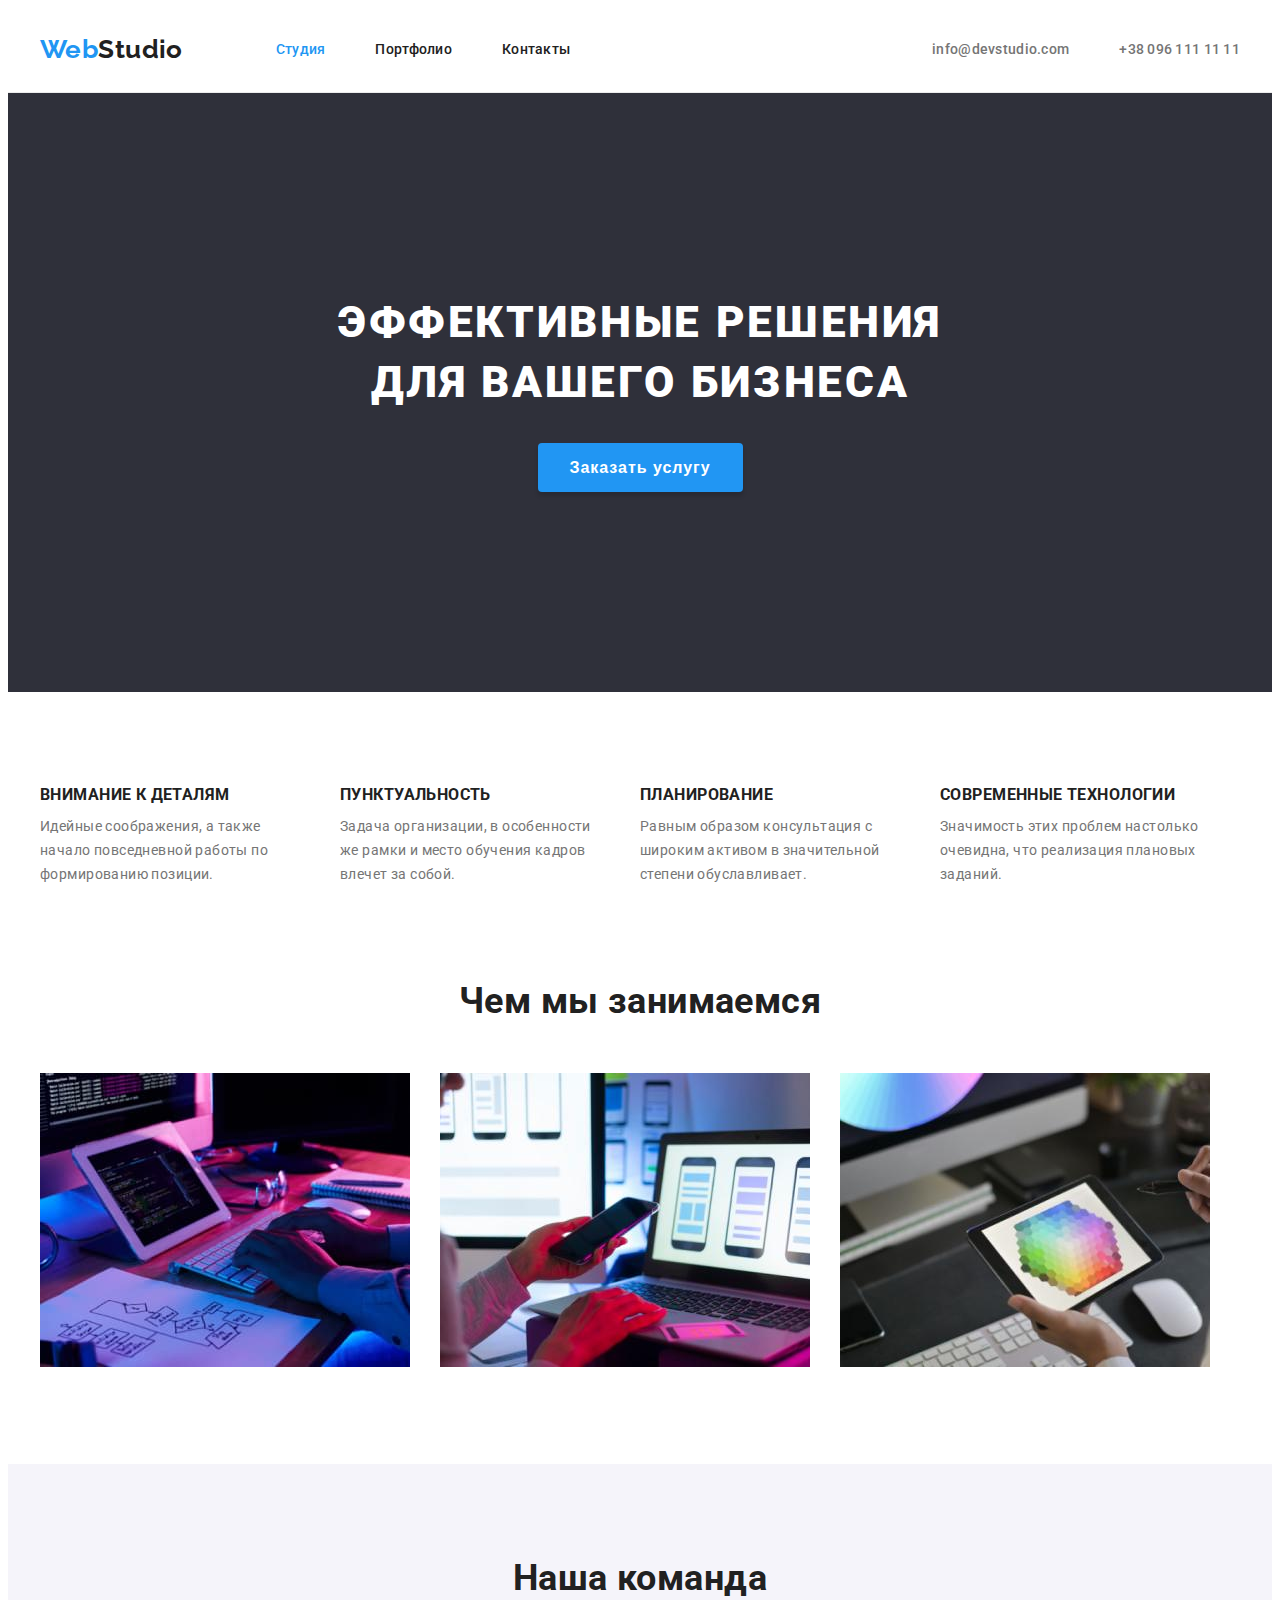
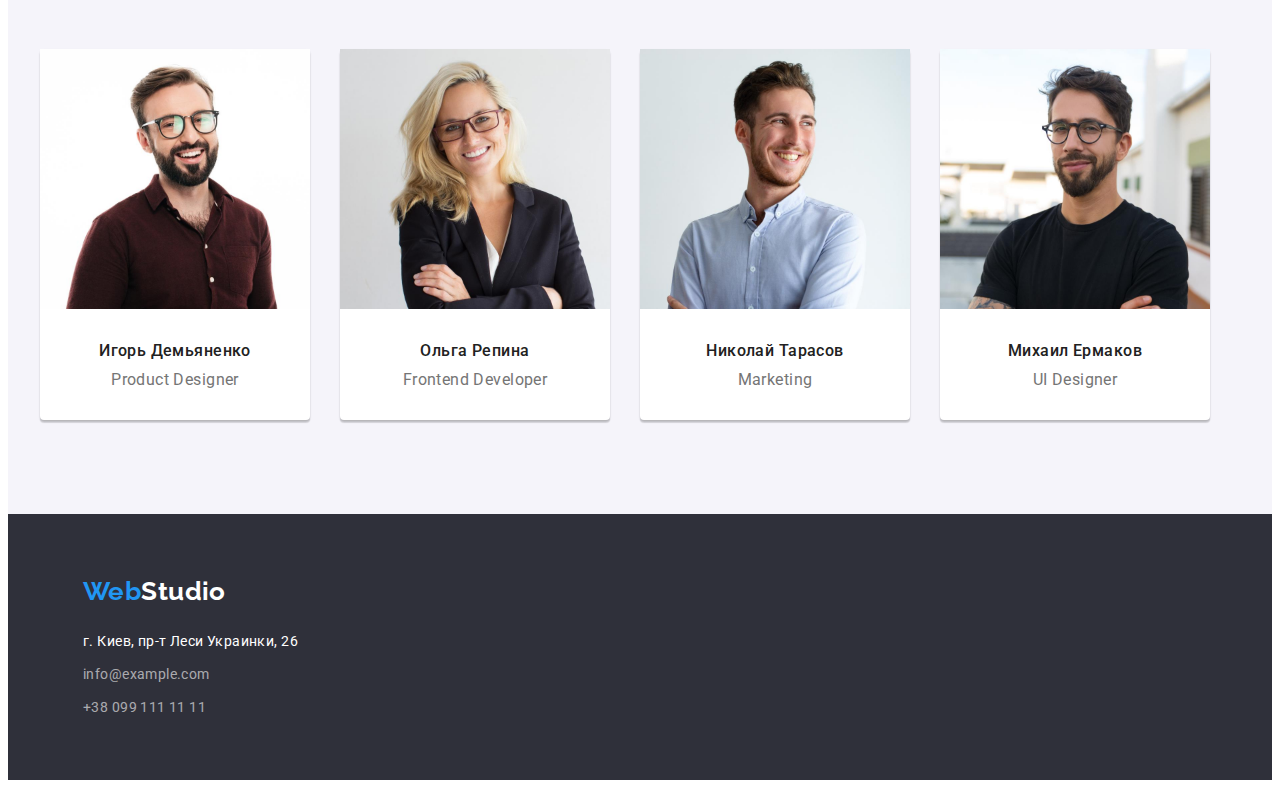
<file: index.html>
<!DOCTYPE html>
<html lang="ru">
<head>
    <meta charset="UTF-8">
    <meta http-equiv="X-UA-Compatible" content="IE=edge">
    <meta name="viewport" content="width=device-width, initial-scale=1.0">
    <link rel="preconnect" href="https://fonts.googleapis.com">
    <link rel="preconnect" href="https://fonts.gstatic.com" crossorigin>
    <link href="https://fonts.googleapis.com/css2?family=Raleway:wght@700&family=Roboto:wght@400;500;700;900&display=swap" rel="stylesheet">

    <title>WebStudio</title>
    
    <link rel="stylesheet" href="https://cdnjs.cloudflare.com/ajax/libs/modern-normalize/1.0.0/modern-normalize.min.css"
        integrity="sha512-ISS7cAi1PEhQ8jnbJpJZMd29NlhNj4AWYyLOSp2CE/CsHxTCu+r+t0D2yoJudVrd0/8fTVPUVDzY5Tvli75u/g=="
        crossorigin="anonymous" />
    <link rel="stylesheet" href="./css/style.css">    
</head>
<body>
    <header class="header">
        <!--Section navigation-->
        <div class="container-header container">
            <a class="logo" 
            href="./index.html">Web<span class="dark-team">Studio</span></a>
            <nav class="navigation">
                <ul class="navigation-list">
                    <li class="navigation-item">
                        <a  class="navigation-link-studio"
                            href="./index.html">Студия</a>
                    </li>
                    <li class="navigation-item">
                        <a  class="navigation-link"
                            href="./portfolio.html">Портфолио</a>
                    </li>
                    <li class="navigation-item">
                        <a  class="navigation-link" 
                            href="Контакты">Контакты</a>
                    </li>
                </ul>
            </nav>
            <ul class="contacts-list">
                <li class="contact-item">
                    <a  class="contact-link" 
                        href="mailto:info@devstudio.com">info@devstudio.com</a>
                </li>
                <li class="contact-item">
                    <a  class="contact-link" 
                        href="tel:+380961111111">+38 096 111 11 11</a>
                </li>
            </ul>
        </div>
    </header> 
    <main> 
        <!--Section hero-->
        <section class="section-hero">
            <div class="container heading">
                <h1 class="heading-hero">
                    ЭФФЕКТИВНЫЕ РЕШЕНИЯ
                    ДЛЯ ВАШЕГО БИЗНЕСА</h1>
                <button class="button-hero" type="button">Заказать услугу</button>
            </div>
        </section>
        <!--Section peculiarities-->
        <section class="section">
            <div class="container peculiarities">
                <h2 class="visually-hidden">Заголовок</h2>
                <ul class="peculiarities-list">
                    <li class="peculiarities-item">
                        <h3 class="peculiarities-title">внимание к деталям</h3>
                        <p class="peculiarities-text">Идейные соображения, а также начало повседневной работы по формированию позиции.</p>
                    </li>
                    <li class="peculiarities-item">
                        <h3 class="peculiarities-title">пунктуальность</h3>
                        <p class="peculiarities-text">
                        Задача организации, в особенности же рамки и место обучения кадров влечет за собой.
                        </p>
                    </li>
                    <li class="peculiarities-item">
                        <h3 class="peculiarities-title">планирование</h3>
                        <p class="peculiarities-text">
                        Равным образом консультация с широким активом в значительной степени обуславливает.
                        </p>
                    </li>
                    <li class="peculiarities-item">
                        <h3 class="peculiarities-title">современные технологии</h3>
                        <p class="peculiarities-text">
                        Значимость этих проблем настолько очевидна, что реализация плановых заданий.
                        </p>
                    </li>
                </ul>
            </div>
        </section>
        <!--Section our job-->
        <section class="section section-job">
            <div class="container job">
                <h2 class="job-heading">Чем мы занимаемся</h2>
                <ul class="job-list">
                    <li class="job-item">
                        <img src="./images/box.jpg" 
                            alt="human writing on keyboard"
                            width="370" 
                            height="300"></li>
                    <li class="job-item">
                        <img src="./images/box 2.jpg" 
                            alt="human looks at phone"
                            width="370" 
                            height="300"></li>
                    <li class="job-item">
                        <img src="./images/box 3.jpg"
                            alt="human looks into a tablet" 
                            width="370" 
                            height="300"></li>
                </ul>
            </div>
        </section>
        <!--Section our team-->
        <section class="section section-team">
            <div class="container team"> 
                <h2 class="team-heading">Наша команда</h2>
                <ul class="team-list">
                    <li class="team-item">
                        <img src="./images/Igor.jpg" 
                            alt="Igor" 
                            width="270" 
                            height="260">
                        <div class="tumba">
                        <h3 class="team-title">Игорь Демьяненко</h3>
                        <p class="team-text">Product Designer</p>
                        </div>
                    </li>
                    <li class="team-item">
                        <img src="./images/Olga.jpg" 
                            alt="Olga" width="270" 
                            height="260">
                        <div class="tumba">
                        <h3 class="team-title">Ольга Репина</h3>
                        <p class="team-text">Frontend Developer</p>
                        </div>
                    </li>
                    <li class="team-item">
                        <img src="./images/Nilokay.jpg" 
                            alt="Nikolay" 
                            width="270" 
                            height="260">
                        <div class="tumba">
                        <h3 class="team-title">Николай Тарасов</h3>
                        <p class="team-text">Marketing</p>
                        </div>
                    </li>
                    <li class="team-item">
                        <img src="./images/Mikhail.jpg" 
                            alt="Mikhail" 
                            width="270" 
                            height="260">
                        <div class="tumba">                        
                        <h3 class="team-title">Михаил Ермаков</h3>
                        <p class="team-text">UI Designer</p>
                        </div>
                    </li>
                </ul>
            </div>
        </section>
    </main>
    <footer class=>
        <!--Section contacts-->
        <section class="section-contacts">
            <div class="container footer">
                <a  class="logo-footer" 
                    href="./index.html">Web<span class="white-team">Studio</span></a>
                <address class="address">
                    <ul class="contacts-list-footer">
                        <li class="contact-item-footer">
                            <a  class="contact-item-adress"
                                href="https://goo.gl/maps/y6xnHyguMe7NYzZM8" 
                                target="_blank" rel="noopener nofollow noreferrer">
                                г. Киев, пр-т Леси Украинки, 26</a>
                        </li>
                        <li class="contact-item-footer">
                            <a  class="contact-link-footer"
                                href="mailto:infoclass=">info@example.com</a>
                        </li>
                        <li class="contact-item-footer">
                            <a  class="contact-link-footer"
                                href="tel:+380991111111">+38 099 111 11 11</a>
                        </li>
                    </ul>
                </address>
            </div>
        </section>
    </footer>
</body>
</html>
</file>
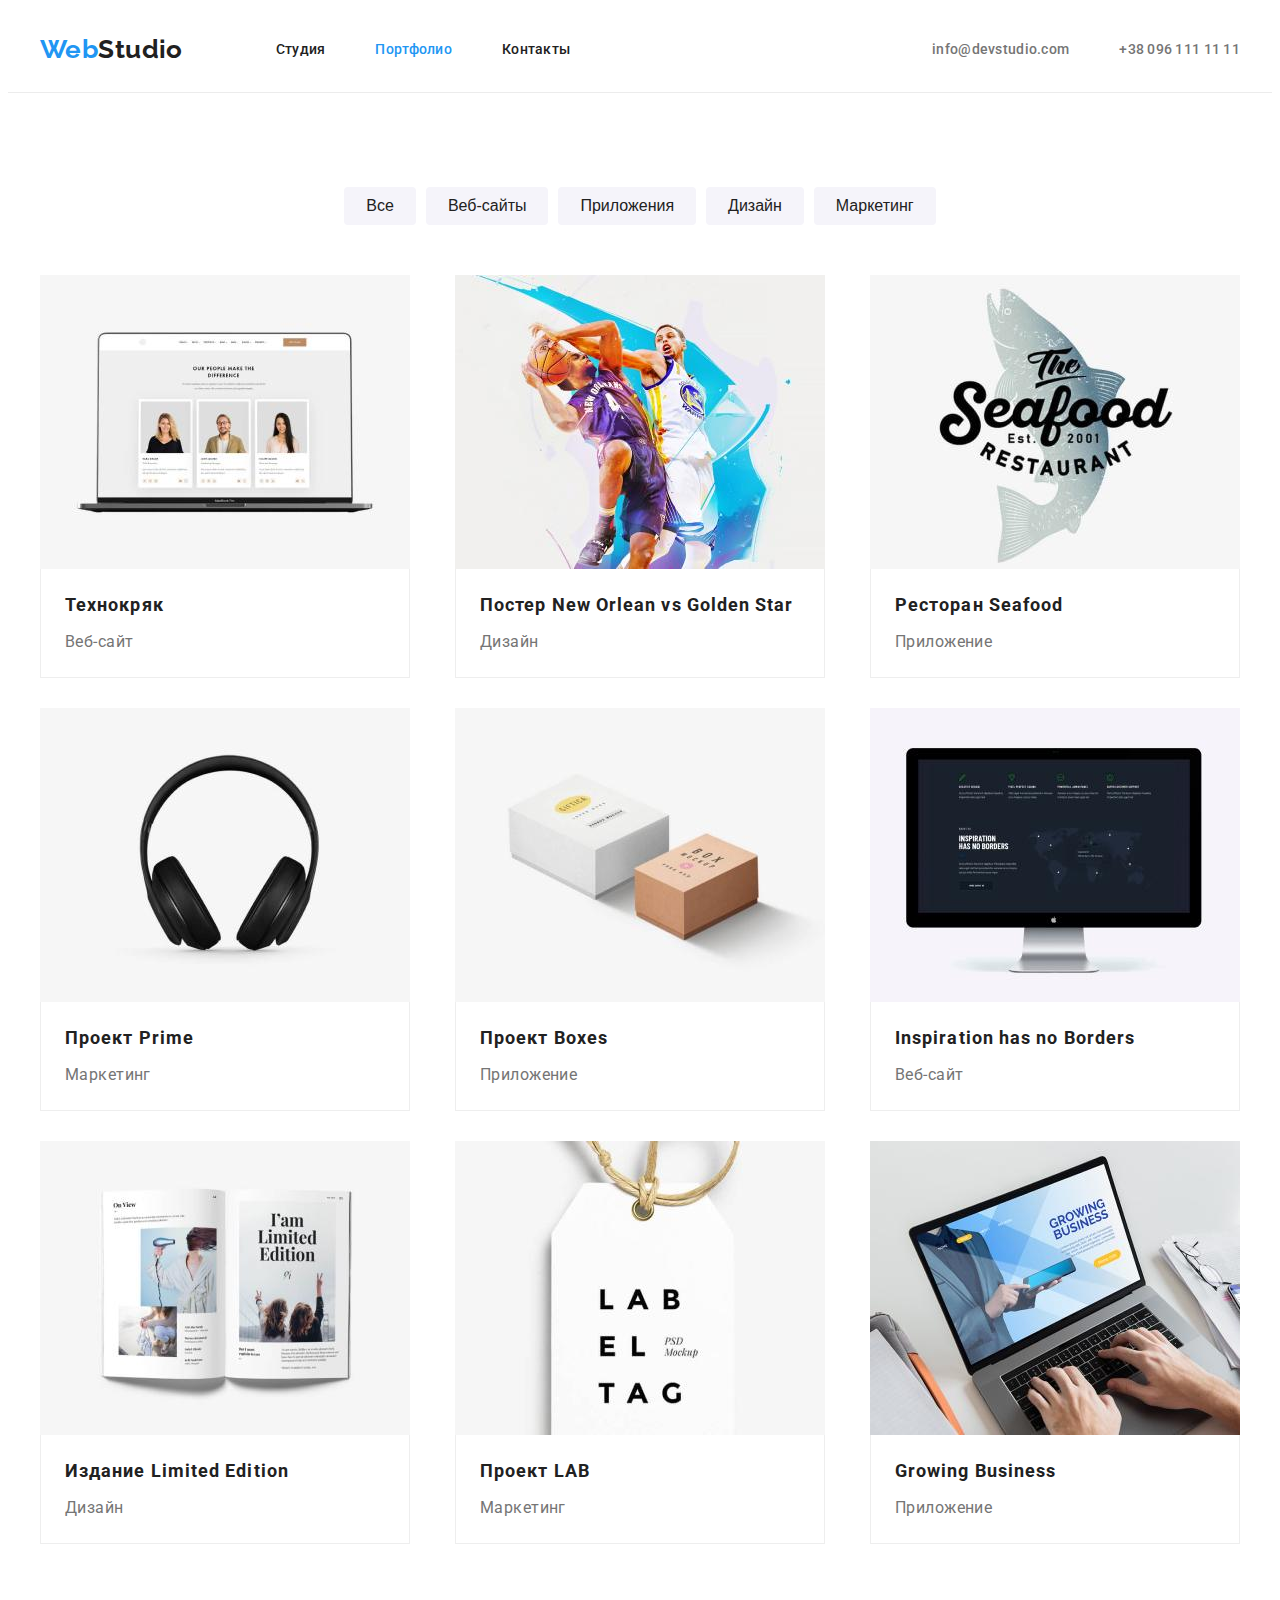
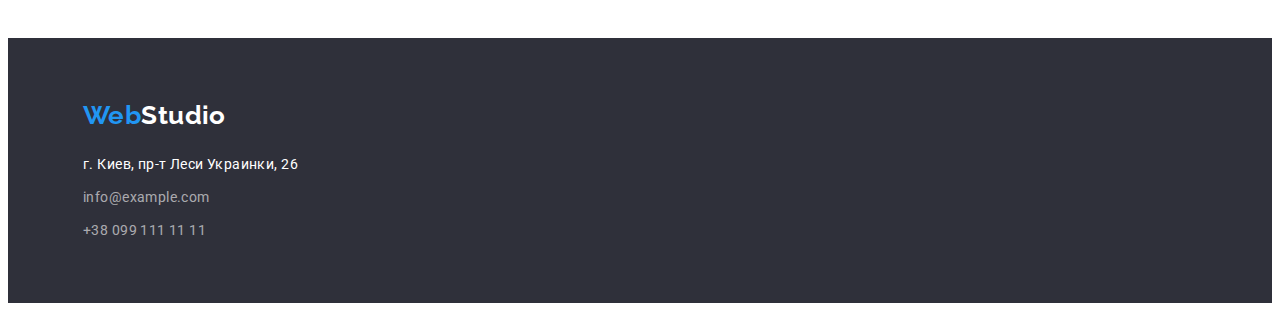
<file: portfolio.html>
<!DOCTYPE html>
<html lang="en">
<head>
    <meta charset="UTF-8">
    <meta http-equiv="X-UA-Compatible" content="IE=edge">
    <meta name="viewport" content="width=device-width, initial-scale=1.0">
    <link rel="preconnect" href="https://fonts.googleapis.com">
    <link rel="preconnect" href="https://fonts.gstatic.com" crossorigin>
    <link href="https://fonts.googleapis.com/css2?family=Raleway:wght@700&family=Roboto:wght@400;500;700;900&display=swap"
        rel="stylesheet">
    
    <title>Портфолио</title>

    <link rel="stylesheet" href="https://cdnjs.cloudflare.com/ajax/libs/modern-normalize/1.0.0/modern-normalize.min.css"
        integrity="sha512-ISS7cAi1PEhQ8jnbJpJZMd29NlhNj4AWYyLOSp2CE/CsHxTCu+r+t0D2yoJudVrd0/8fTVPUVDzY5Tvli75u/g=="
        crossorigin="anonymous" />
    <link rel="stylesheet" href="./css/style.css">
</head>
<body>
    <header class="header">

        <!--Section navigation-->
        <div class="container container-header">
            <a class="logo" href="./index.html">Web<span class="dark-team">Studio</span></a>
            <nav class="navigation">
                <ul class="navigation-list">
                    <li class="navigation-item">
                        <a class="navigation-link" href="./index.html">Студия</a>
                    </li>
                    <li class="navigation-item">
                        <a class="navigation-link-portfolio" href="./portfolio.html">Портфолио</a>
                    </li>
                    <li class="navigation-item">
                        <a class="navigation-link" href="Контакты">Контакты</a>
                    </li>
                </ul>
            </nav>
            <ul class="contacts-list">
                <li class="contact-item">
                    <a class="contact-link" href="mailto:info@devstudio.com">info@devstudio.com</a>
                </li>
                <li class="contact-item">
                    <a class="contact-link" href="tel:+380961111111">+38 096 111 11 11</a>
                </li>
            </ul>
        </div>
    </header>
    <main class="">

        <!--Section portfolio-->

        <section class="section">
            <div class="container portfolio">
                <h1 class="visually-hidden">Портфолио</h1>
                <ul class="button-list">
                    <li class="button-item">
                        <button class="button" type="button">Все</button>
                    </li>
                    <li class="button-item">
                        <button class="button" type="button">Веб-сайты</button>
                    </li>
                    <li class="button-item">
                        <button class="button" type="button">Приложения</button>
                    </li>
                    <li class="button-item">
                        <button class="button" type="button">Дизайн</button>
                    </li>
                    <li class="button-item">
                        <button class="button" type="button">Маркетинг</button>
                    </li>
                </ul>   
                <ul class="portfolio-list">
                    <li class="portfolio-item">
                        <img src="./images/portfolio_img_1.jpg" alt="laptop" width="370" height="300">
                        <div class="tumba-portfolio">
                        <h2 class="portfolio-titel">Технокряк</h2>
                        <p class="portfolio-text">Веб-сайт</p>
                        </div>
                    </li>
                    <li class="portfolio-item">
                        <img src="./images/portfolio_img_2.jpg" alt="basketball picture" width="370" height="300">
                        <div class="tumba-portfolio">
                        <h2 class="portfolio-titel">Постер New Orlean vs Golden Star</h2>
                        <p class="portfolio-text">Дизайн</p>
                        </div>
                    </li>
                    <li class="portfolio-item">
                        <img src="./images/portfolio_img_3.jpg" alt="logo sea food restaurant" width="370" height="300">
                        <div class="tumba-portfolio">
                        <h2 class="portfolio-titel">Ресторан Seafood</h2>
                        <p class="portfolio-text">Приложение</p>
                        </div>
                    </li>
                    <li class="portfolio-item">
                        <img src="./images/portfolio_img_4.jpg" alt="headphones" width="370" height="300">
                        <div class="tumba-portfolio">
                        <h2 class="portfolio-titel">Проект Prime</h2>
                        <p class="portfolio-text">Маркетинг</p>
                        </div>
                    </li>
                    <li class="portfolio-item">
                        <img src="./images/portfolio_img_5.jpg" alt="white and orange boxes" width="370" height="300">
                        <div class="tumba-portfolio">
                        <h2 class="portfolio-titel">Проект Boxes</h2>
                        <p class="portfolio-text">Приложение</p>
                        </div>
                    </li>
                        <li class="portfolio-item">
                        <img src="./images/portfolio_img_6.jpg" alt="monitor whis web-site" width="370" height="300">
                        <div class="tumba-portfolio">
                        <h2 class="portfolio-titel">Inspiration has no Borders</h2>
                        <p class="portfolio-text">Веб-сайт</p>
                        </div>
                    </li>
                    <li class="portfolio-item">
                        <img src="./images/portfolio_img_7.jpg" alt="design of a book " width="370" height="300">
                        <div class="tumba-portfolio">
                        <h2 class="portfolio-titel">Издание Limited Edition</h2>
                        <p class="portfolio-text">Дизайн</p>
                        </div>
                    </li>
                    <li class="portfolio-item">
                        <img src="./images/portfolio_img_8.jpg" alt="logo LAB" width="370" height="300">
                        <div class="tumba-portfolio">
                        <h2 class="portfolio-titel">Проект LAB</h2>
                        <p class="portfolio-text">Маркетинг</p>
                        </div>
                    </li>
                    <li class="portfolio-item">
                        <img src="./images/portfolio_img_9.jpg" alt="human write on a laptop" width="370" height="300">                        
                        <div class="tumba-portfolio">
                        <h2 class="portfolio-titel">Growing Business</h2>
                        <p class="portfolio-text">Приложение</p>
                        </div>
                    </li>
                </ul>
            </div>
        </section>

    </main>
    <footer class="">

        <!--Section contacts-->

        <section class="section-contacts">
            <div class="container footer">
                <a class="link logo" 
                    href="./index.html">Web<span class="white-team">Studio</span></a>
                <address class="address">
                    <ul class="contacts-list-footer">
                        <li class="contact-item-footer">
                            <a class="contact-item-adress" href="г. Киев, пр-т Леси Украинки, 26">г. Киев, пр-т Леси Украинки, 26</a>
                        </li>
                        <li class="contact-item-footer">
                            <a class="contact-link-footer" href="mailto:infoclass=">info@example.com</a>
                        </li>
                        <li class="contact-item-footer">
                            <a class="contact-link-footer" href="tel:+380991111111">+38 099 111 11 11</a>
                        </li>
                    </ul>
                </address>
            </div>
        </section>
    </footer>   
</body>
</html>
</file>
<file: css/style.css>
:root {
  --first-color: #212121;
  --second-color: #757575;
  --third-color: #2196f3;
}

body {
  font-family: Roboto, sans-serif;
  letter-spacing: 0.03em;
  font-size: 14px;
}

h1,
h2,
h3,
p,
ul {
  padding: 0;
  margin: 0;
  list-style: none;
}

h2 {
  font-weight: 700;
  font-size: 36px;
  line-height: 1.16;
  color: var(--first-color);
}

a {
  text-decoration: none;
}
img {
  max-width: 100%;
  height: auto;
}

.logo,
.dark-team,
.white-team,
.logo-footer {
  font-family: Raleway;
  font-weight: 700;
  font-size: 26px;
  line-height: 1.38;
  text-decoration: none;
}

.logo {
  margin: 24px 0;
  color: var(--third-color);
}

.logo-footer {
  color: var(--third-color);
}

.dark-team {
  color: var(--first-color);
}

.white-team {
  color: #ffffff;
}

.navigation-link-studio,
.navigation-link-portfolio,
.navigation-link,
.contact-link {
  font-weight: 500;
  line-height: 1.14;
  letter-spacing: 0.02em;
  text-decoration: none;
}

.navigation-link-studio,
.navigation-link-portfolio {
  color: var(--third-color);
}

.navigation-link {
  color: var(--first-color);
}

.contact-link {
  color: var(--second-color);
}
.contact-item-adress:focus,
.contact-link-footer:focus,
.contact-item-adress:hover,
.contact-link-footer:hover,
.navigation-link:focus,
.navigation-link:hover,
.contact-link:focus,
.contact-link:hover {
  color: var(--third-color);
}

.heading-hero {
  font-weight: 900;
  font-size: 44px;
  line-height: 1.36;
  letter-spacing: 0.06em;
  text-transform: uppercase;
  width: 696px;
  margin: 0 auto;
  text-align: center;
  color: #fff;
}

.button-hero {
  font-weight: 700;
  font-size: 16px;
  line-height: 1.87;
  align-items: center;
  text-align: center;
  letter-spacing: 0.06em;
  cursor: pointer;
  min-width: 200px;
  margin: 0 auto;
  margin-top: 30px;
  padding: 10px 29px;
  display: block;
  padding: 10px 32px;
  box-shadow: 0px 4px 4px rgba(0, 0, 0, 0.15);
  border: none;
  border-radius: 4px;
  color: #fff;
  background-color: var(--third-color);
}

.peculiarities-title {
  font-weight: 700;
  line-height: 1.14;
  text-transform: uppercase;
  color: var(--first-color);
}

.team-title {
  font-weight: 500;
  font-size: 16px;
  line-height: 1.18;
  color: var(--first-color);
}

.peculiarities-text,
.team-text,
.portfolio-text {
  color: var(--second-color);
}

.peculiarities-text {
  line-height: 1.71;
  max-width: 270px;
}

.team-text {
  font-weight: 400;
  font-size: 16px;
  line-height: 1.18;
}

.section-contacts {
  background-color: #2f303a;
}

.address {
  font-style: normal;
  font-weight: 400;
  line-height: 1.71;
  text-decoration: none;
}

.contact-item-adress {
  color: #fff;
}

.contact-link-footer {
  font-weight: 400;
  line-height: 1.71;
  color: rgba(255, 255, 255, 0.6);
}

.button {
  font-weight: 500;
  font-size: 16px;
  line-height: 1.62;
  text-align: center;
  border: none;
  margin: 0;
  border-radius: 4px;
  padding: 6px 22px;
  cursor: pointer;
  color: var(--first-color);
  background: #f5f4fa;
}

.button:hover,
.button:focus {
  background-color: var(--third-color);
  color: #fff;
  box-shadow: 0px 3px 1px rgba(0, 0, 0, 0.1), 0px 1px 2px rgba(0, 0, 0, 0.08),
    0px 2px 2px rgba(0, 0, 0, 0.12);
}

.button-list {
  display: flex;
}
.portfolio-titel {
  font-weight: 700;
  font-size: 18px;
  line-height: 2;
  letter-spacing: 0.06em;
}

.portfolio-text {
  font-weight: 400;
  font-size: 16px;
  line-height: 1.87;
}

.visually-hidden {
  position: absolute;
  clip: rect(0 0 0 0);
  width: 1px;
  height: 1px;
  margin: -1px;
}

/*Болоки*/

.container {
  width: 1200px;
  margin: 0 auto;
  padding: 0 15px;
}
.section {
  padding: 94px 0;
}

.header {
  border-bottom-width: 1px;
  border-bottom-style: solid;
  border-bottom-color: #ececec;
}

.container-header {
  display: flex;
  align-items: center;
}

.navigation {
  margin-left: 93px;
}

.navigation-list {
  display: flex;
}

.navigation-item:not(:last-child) {
  margin-right: 50px;
}

.contacts-list {
  display: flex;
  margin-left: auto;
}

.contact-item:not(:last-child) {
  margin-right: 50px;
}

.section-hero {
  background-color: #2f303a;
  padding: 200px 0;
}

.peculiarities {
  margin: 0 auto;
}

.peculiarities-list {
  display: flex;
}

.peculiarities-item:not(:last-child) {
  margin-right: 30px;
}

.peculiarities-title {
  box-sizing: content-box;
  margin-bottom: 10px;
}

.section-job {
  padding-top: 0;
}

.job-heading {
  text-align: center;
}
.job-list {
  margin-top: 50px;
  display: flex;
}

.job-item:not(:last-child) {
  margin-right: 30px;
}

.section-team {
  background: #f5f4fa;
}

.team-heading {
  margin: 0;
  text-align: center;
}

.team-list {
  display: flex;
  flex-wrap: wrap;
  margin-top: 50px;
}

.team-title {
  margin-bottom: 10px;
}
.tumba {
  padding: 30px 0;
}

.team-item:not(:last-child) {
  margin-right: 30px;
}

.team-item {
  background-color: #ffffff;
  border-radius: 4px;
  box-shadow: 0px 3px 1px rgba(0, 0, 0, 0.1), 0px 1px 2px rgba(0, 0, 0, 0.08),
    0px 2px 2px rgba(0, 0, 0, 0.12);
  text-align: center;
}

footer {
  background-color: #2f303a;
  padding: 60px;
}

.address {
  margin-top: 20px;
}

.contact-item-footer:not(:last-child) {
  margin-bottom: 9px;
}

.button-list {
  justify-content: center;
}

.button-item:not(:last-child) {
  margin-right: 10px;
}

.portfolio-list {
  margin-top: 50px;
  display: flex;
  flex-wrap: wrap;
  align-items: center;
  justify-content: space-between;
}

.portfolio-item:nth-child(-n + 6) {
  margin-bottom: 30px;
}

.tumba-portfolio {
  margin-top: -5px;
  padding: 20px 24px;
  border-right: 1px solid #eeeeee;
  border-bottom: 1px solid #eeeeee;
  border-left: 1px solid #eeeeee;
  background: #ffffff;
}

.portfolio-titel {
  margin-bottom: 4px;
}
</file>
